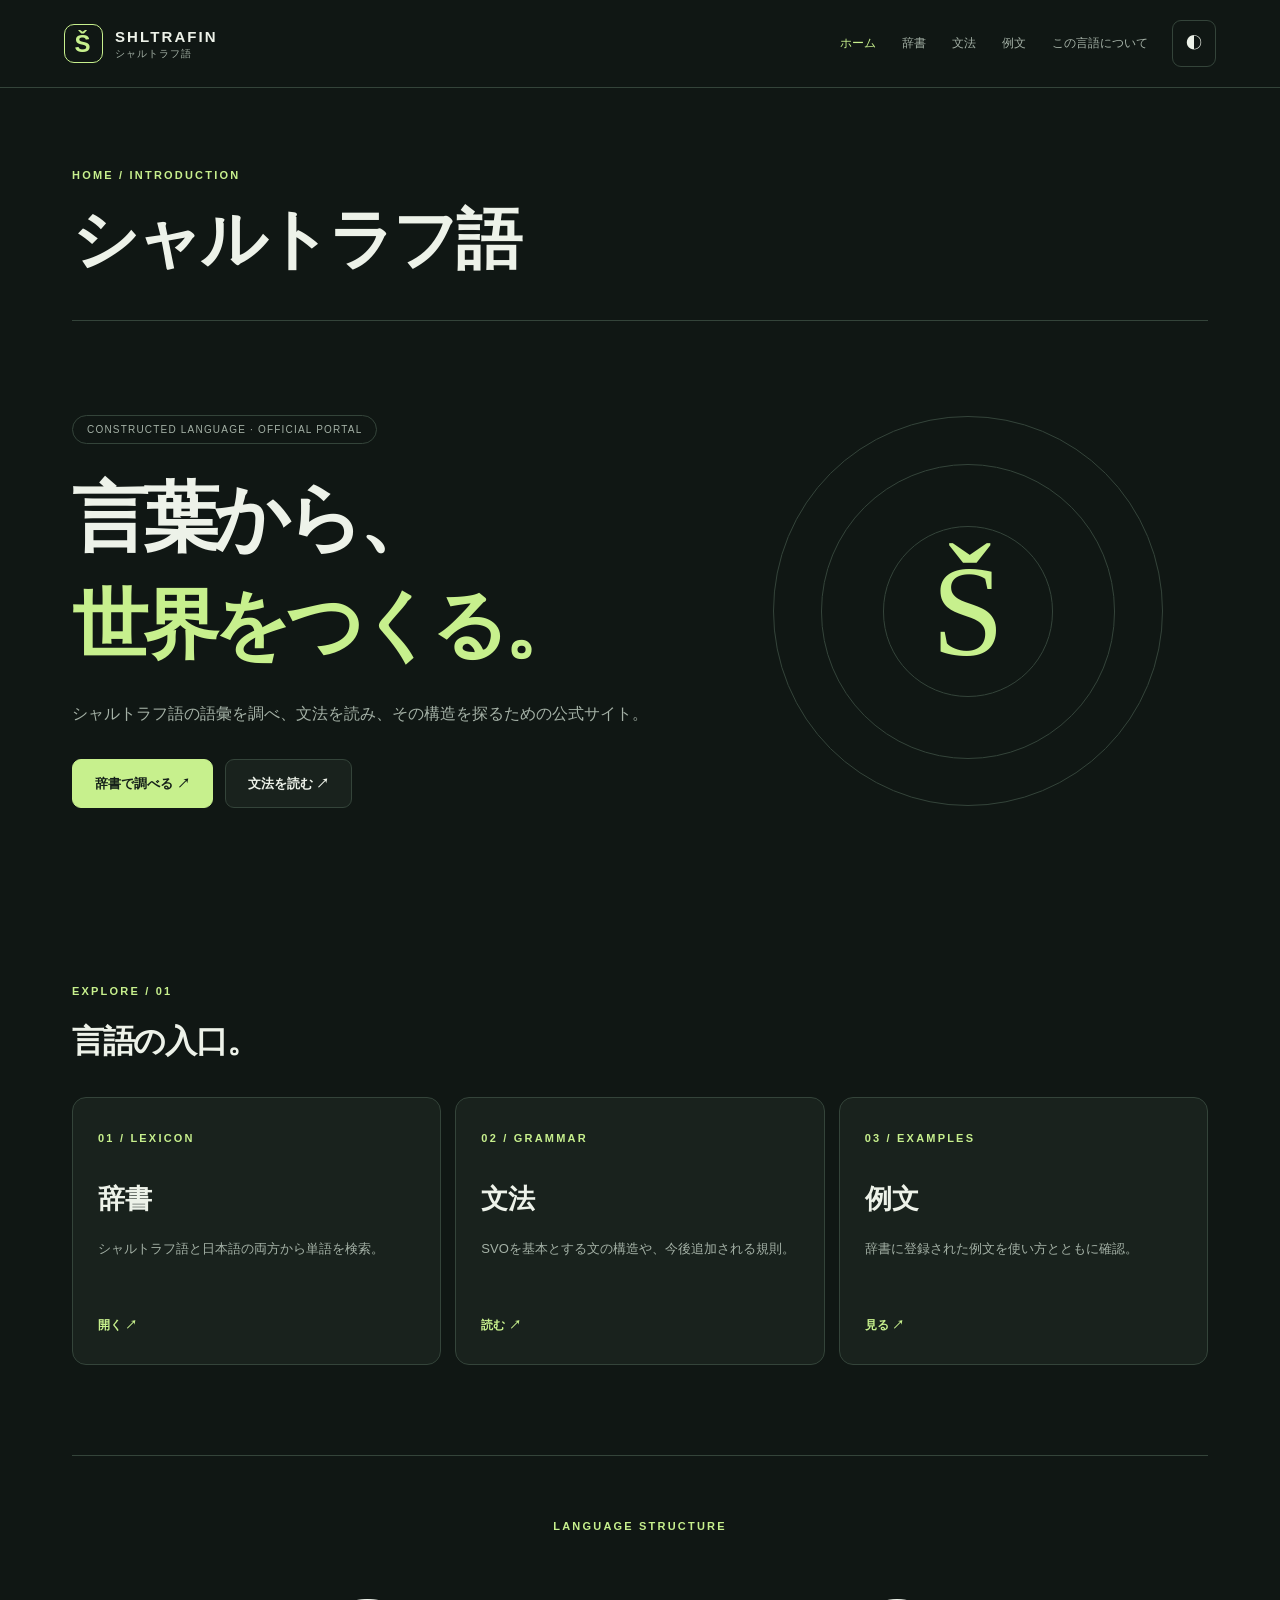
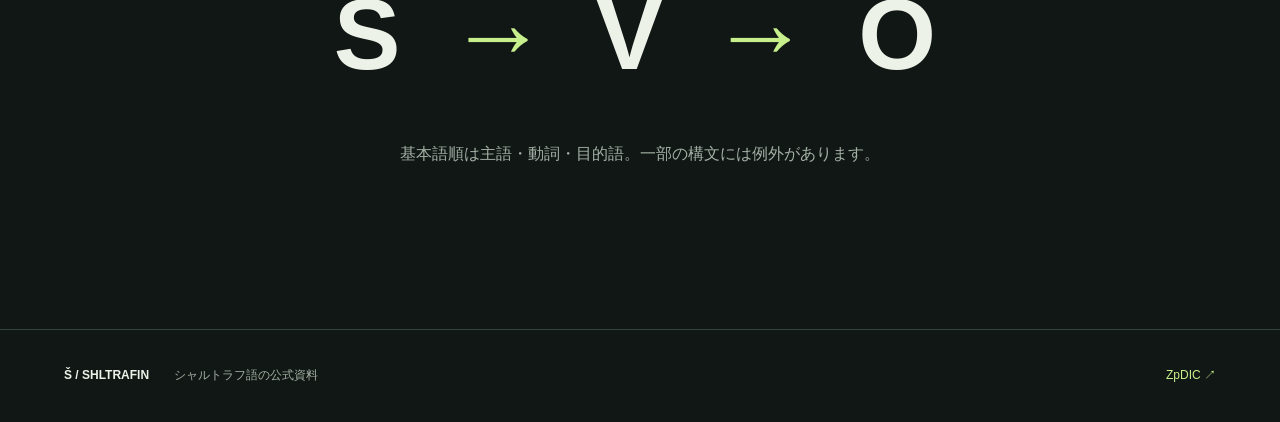
<file: shltrafin/index.html>
<!doctype html><html lang="ja"><head><meta charset="utf-8"><meta name="viewport" content="width=device-width,initial-scale=1"><meta name="description" content="シャルトラフ語の公式サイト。辞書と文法を紹介。"><title>シャルトラフ語 | シャルトラフ語</title><link rel="stylesheet" href="assets/style.css"></head><body><header class="header"><a class="logo" href="index.html"><span class="logo-icon">Š</span><span>SHLTRAFIN<small>シャルトラフ語</small></span></a><button class="menu" id="menu" aria-label="メニューを開く" aria-expanded="false">☰</button><nav id="nav" aria-label="メインナビゲーション"><a class="active" href="index.html">ホーム</a><a class="" href="dictionary.html">辞書</a><a class="" href="grammar.html">文法</a><a class="" href="examples.html">例文</a><a class="" href="about.html">この言語について</a></nav><button class="theme" id="theme" aria-label="テーマ切り替え">◐</button></header><main><div class="page-head"><div class="kicker">HOME / INTRODUCTION</div><h1>シャルトラフ語</h1></div><section class="hero"><div><span class="pill">CONSTRUCTED LANGUAGE · OFFICIAL PORTAL</span><h2>言葉から、<br><i>世界をつくる。</i></h2><p>シャルトラフ語の語彙を調べ、文法を読み、その構造を探るための公式サイト。</p><div class="actions"><a class="btn primary" href="dictionary.html">辞書で調べる ↗</a><a class="btn" href="grammar.html">文法を読む ↗</a></div></div><div class="symbol" aria-hidden="true"><span>Š</span></div></section><section class="section"><div class="section-title"><span>EXPLORE / 01</span><h2>言語の入口。</h2></div><div class="cards"><a class="tile" href="dictionary.html"><span>01 / LEXICON</span><h3>辞書</h3><p>シャルトラフ語と日本語の両方から単語を検索。</p><b>開く ↗</b></a><a class="tile" href="grammar.html"><span>02 / GRAMMAR</span><h3>文法</h3><p>SVOを基本とする文の構造や、今後追加される規則。</p><b>読む ↗</b></a><a class="tile" href="examples.html"><span>03 / EXAMPLES</span><h3>例文</h3><p>辞書に登録された例文を使い方とともに確認。</p><b>見る ↗</b></a></div></section><section class="statement"><span>LANGUAGE STRUCTURE</span><h2>S <em>→</em> V <em>→</em> O</h2><p>基本語順は主語・動詞・目的語。一部の構文には例外があります。</p></section></main><footer><strong>Š / SHLTRAFIN</strong><span>シャルトラフ語の公式資料</span><a href="https://zpdic.ziphil.com/dictionary/shltrafin" target="_blank" rel="noopener noreferrer">ZpDIC ↗</a></footer><script src="assets/app.js" defer></script></body></html>
</file>
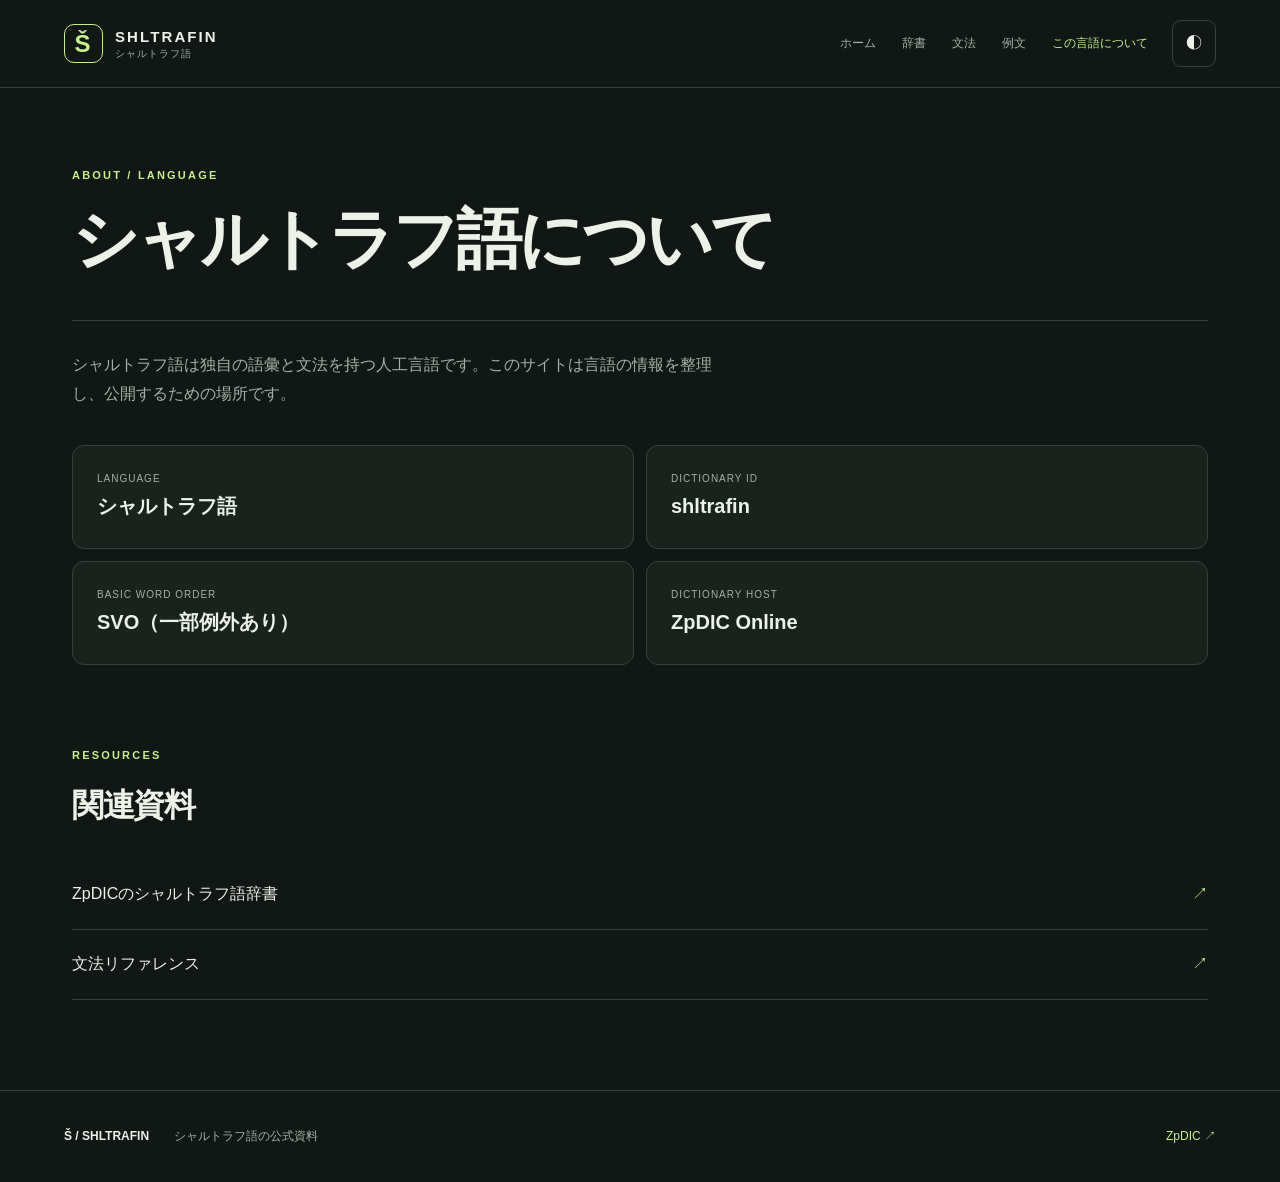
<file: shltrafin/about.html>
<!doctype html><html lang="ja"><head><meta charset="utf-8"><meta name="viewport" content="width=device-width,initial-scale=1"><meta name="description" content="シャルトラフ語の公式サイト。辞書と文法を紹介。"><title>シャルトラフ語について | シャルトラフ語</title><link rel="stylesheet" href="assets/style.css"></head><body><header class="header"><a class="logo" href="index.html"><span class="logo-icon">Š</span><span>SHLTRAFIN<small>シャルトラフ語</small></span></a><button class="menu" id="menu" aria-label="メニューを開く" aria-expanded="false">☰</button><nav id="nav" aria-label="メインナビゲーション"><a class="" href="index.html">ホーム</a><a class="" href="dictionary.html">辞書</a><a class="" href="grammar.html">文法</a><a class="" href="examples.html">例文</a><a class="active" href="about.html">この言語について</a></nav><button class="theme" id="theme" aria-label="テーマ切り替え">◐</button></header><main><div class="page-head"><div class="kicker">ABOUT / LANGUAGE</div><h1>シャルトラフ語について</h1></div><section class="intro"><p>シャルトラフ語は独自の語彙と文法を持つ人工言語です。このサイトは言語の情報を整理し、公開するための場所です。</p></section><div class="facts"><div><small>LANGUAGE</small><strong>シャルトラフ語</strong></div><div><small>DICTIONARY ID</small><strong>shltrafin</strong></div><div><small>BASIC WORD ORDER</small><strong>SVO（一部例外あり）</strong></div><div><small>DICTIONARY HOST</small><strong>ZpDIC Online</strong></div></div><section class="section"><div class="section-title"><span>RESOURCES</span><h2>関連資料</h2></div><a class="resource" href="https://zpdic.ziphil.com/dictionary/shltrafin" target="_blank" rel="noopener noreferrer">ZpDICのシャルトラフ語辞書 <span>↗</span></a><a class="resource" href="grammar.html">文法リファレンス <span>↗</span></a></section></main><footer><strong>Š / SHLTRAFIN</strong><span>シャルトラフ語の公式資料</span><a href="https://zpdic.ziphil.com/dictionary/shltrafin" target="_blank" rel="noopener noreferrer">ZpDIC ↗</a></footer><script src="assets/app.js" defer></script></body></html>
</file>
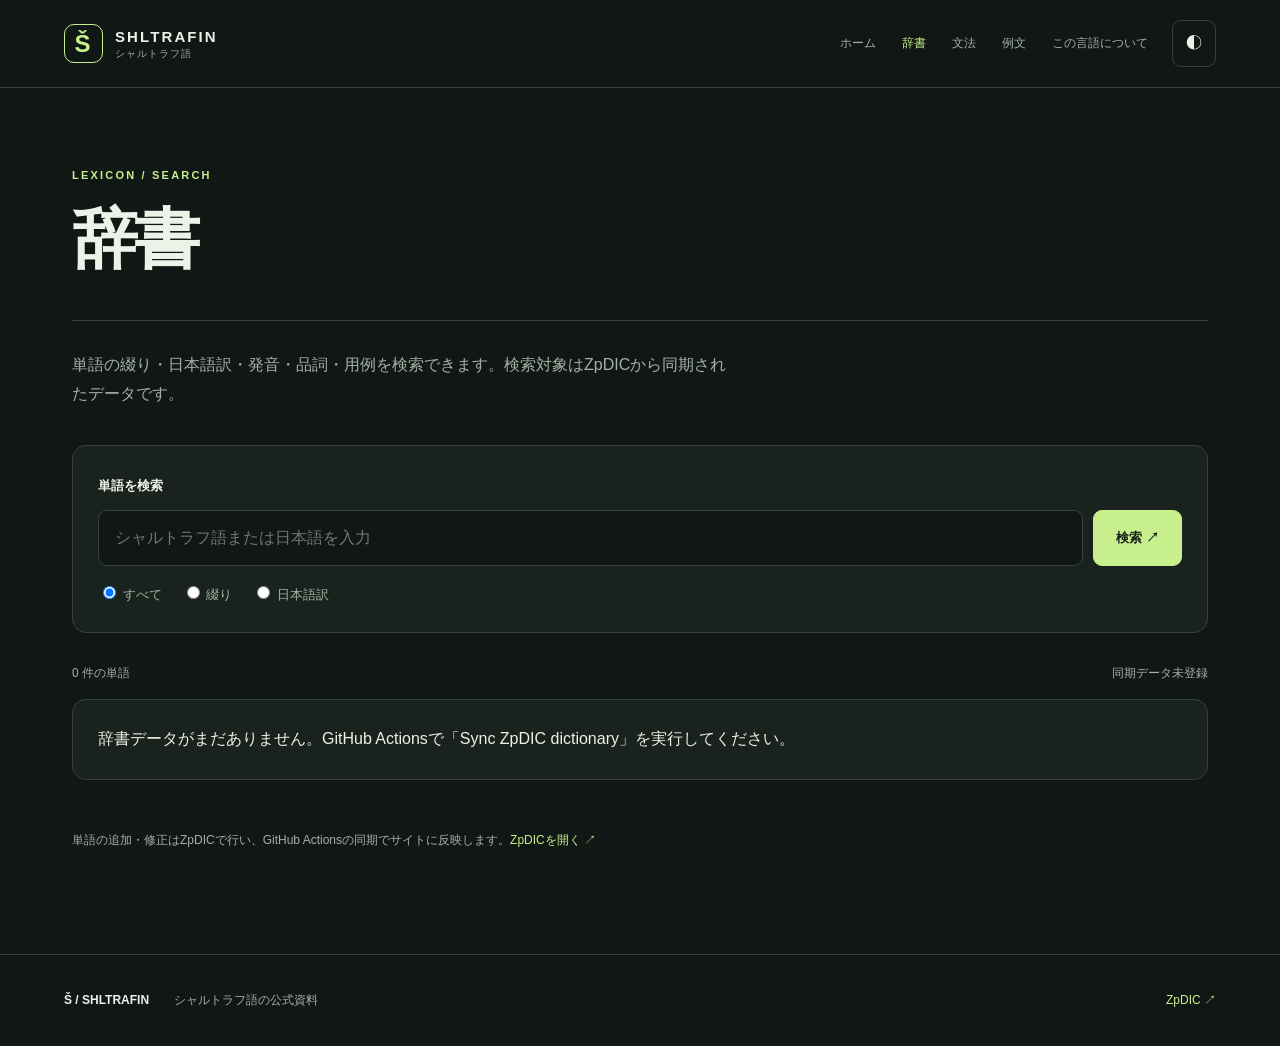
<file: shltrafin/dictionary.html>
<!doctype html><html lang="ja"><head><meta charset="utf-8"><meta name="viewport" content="width=device-width,initial-scale=1"><meta name="description" content="シャルトラフ語の公式サイト。辞書と文法を紹介。"><title>辞書 | シャルトラフ語</title><link rel="stylesheet" href="assets/style.css"></head><body><header class="header"><a class="logo" href="index.html"><span class="logo-icon">Š</span><span>SHLTRAFIN<small>シャルトラフ語</small></span></a><button class="menu" id="menu" aria-label="メニューを開く" aria-expanded="false">☰</button><nav id="nav" aria-label="メインナビゲーション"><a class="" href="index.html">ホーム</a><a class="active" href="dictionary.html">辞書</a><a class="" href="grammar.html">文法</a><a class="" href="examples.html">例文</a><a class="" href="about.html">この言語について</a></nav><button class="theme" id="theme" aria-label="テーマ切り替え">◐</button></header><main><div class="page-head"><div class="kicker">LEXICON / SEARCH</div><h1>辞書</h1></div><section class="intro"><p>単語の綴り・日本語訳・発音・品詞・用例を検索できます。検索対象はZpDICから同期されたデータです。</p></section><section class="search-panel"><form id="search-form"><label for="query">単語を検索</label><div class="search-row"><input id="query" type="search" placeholder="シャルトラフ語または日本語を入力" autocomplete="off"><button class="btn primary" type="submit">検索 ↗</button></div><div class="filters"><label><input type="radio" name="scope" value="both" checked> すべて</label><label><input type="radio" name="scope" value="spelling"> 綴り</label><label><input type="radio" name="scope" value="meaning"> 日本語訳</label></div></form></section><div class="results-head"><span id="result-count">辞書データを読み込み中…</span><span id="sync-date"></span></div><div id="results" class="results" aria-live="polite"></div><div id="pagination" class="pagination"></div><p class="hint">単語の追加・修正はZpDICで行い、GitHub Actionsの同期でサイトに反映します。<a href="https://zpdic.ziphil.com/dictionary/shltrafin" target="_blank" rel="noopener noreferrer">ZpDICを開く ↗</a></p></main><footer><strong>Š / SHLTRAFIN</strong><span>シャルトラフ語の公式資料</span><a href="https://zpdic.ziphil.com/dictionary/shltrafin" target="_blank" rel="noopener noreferrer">ZpDIC ↗</a></footer><script src="assets/app.js" defer></script></body></html>
</file>
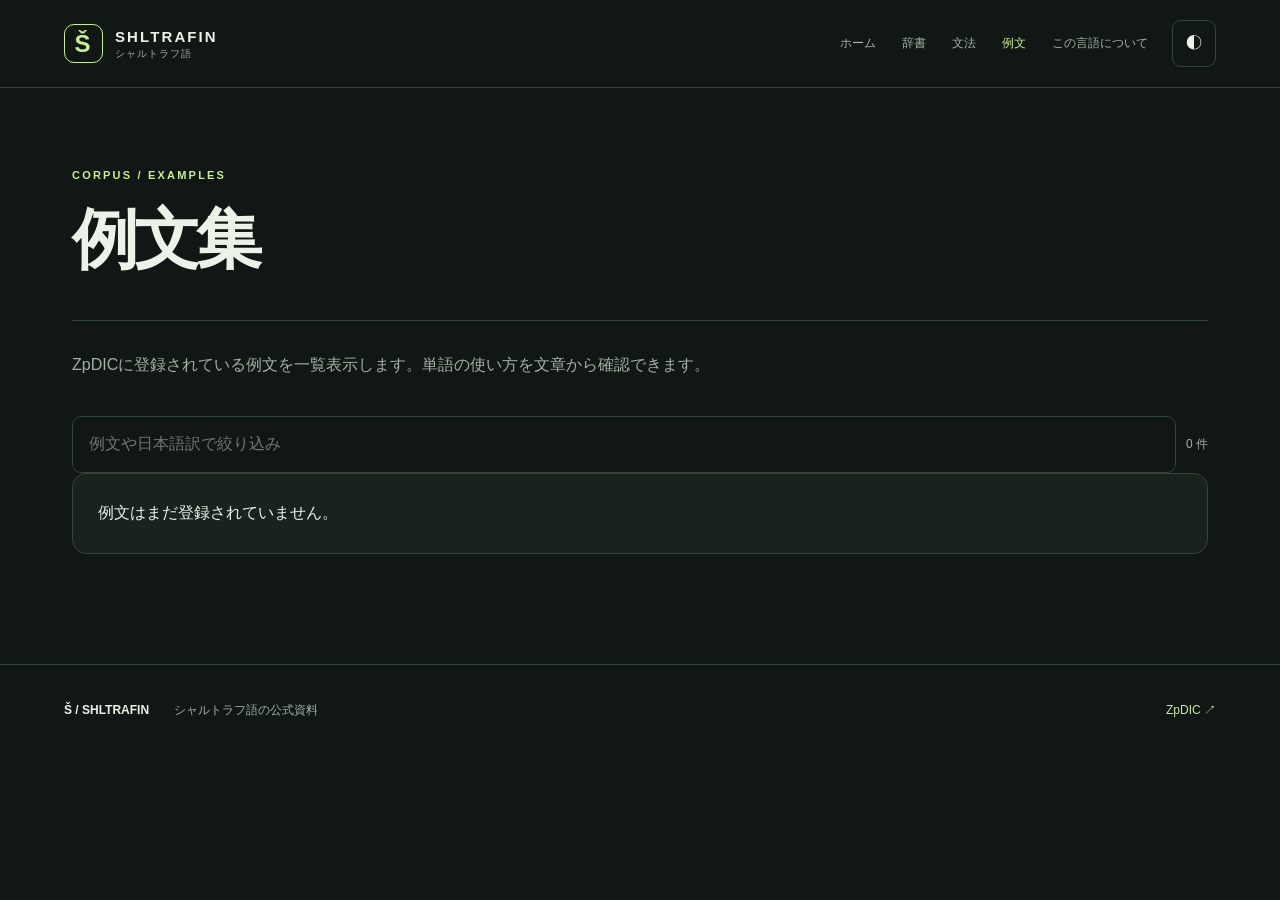
<file: shltrafin/examples.html>
<!doctype html><html lang="ja"><head><meta charset="utf-8"><meta name="viewport" content="width=device-width,initial-scale=1"><meta name="description" content="シャルトラフ語の公式サイト。辞書と文法を紹介。"><title>例文集 | シャルトラフ語</title><link rel="stylesheet" href="assets/style.css"></head><body><header class="header"><a class="logo" href="index.html"><span class="logo-icon">Š</span><span>SHLTRAFIN<small>シャルトラフ語</small></span></a><button class="menu" id="menu" aria-label="メニューを開く" aria-expanded="false">☰</button><nav id="nav" aria-label="メインナビゲーション"><a class="" href="index.html">ホーム</a><a class="" href="dictionary.html">辞書</a><a class="" href="grammar.html">文法</a><a class="active" href="examples.html">例文</a><a class="" href="about.html">この言語について</a></nav><button class="theme" id="theme" aria-label="テーマ切り替え">◐</button></header><main><div class="page-head"><div class="kicker">CORPUS / EXAMPLES</div><h1>例文集</h1></div><section class="intro"><p>ZpDICに登録されている例文を一覧表示します。単語の使い方を文章から確認できます。</p></section><div class="search-row"><input type="search" id="example-query" placeholder="例文や日本語訳で絞り込み"><span class="count" id="example-count"></span></div><div id="examples-list" class="results"></div><div id="example-pagination" class="pagination"></div></main><footer><strong>Š / SHLTRAFIN</strong><span>シャルトラフ語の公式資料</span><a href="https://zpdic.ziphil.com/dictionary/shltrafin" target="_blank" rel="noopener noreferrer">ZpDIC ↗</a></footer><script src="assets/app.js" defer></script></body></html>
</file>
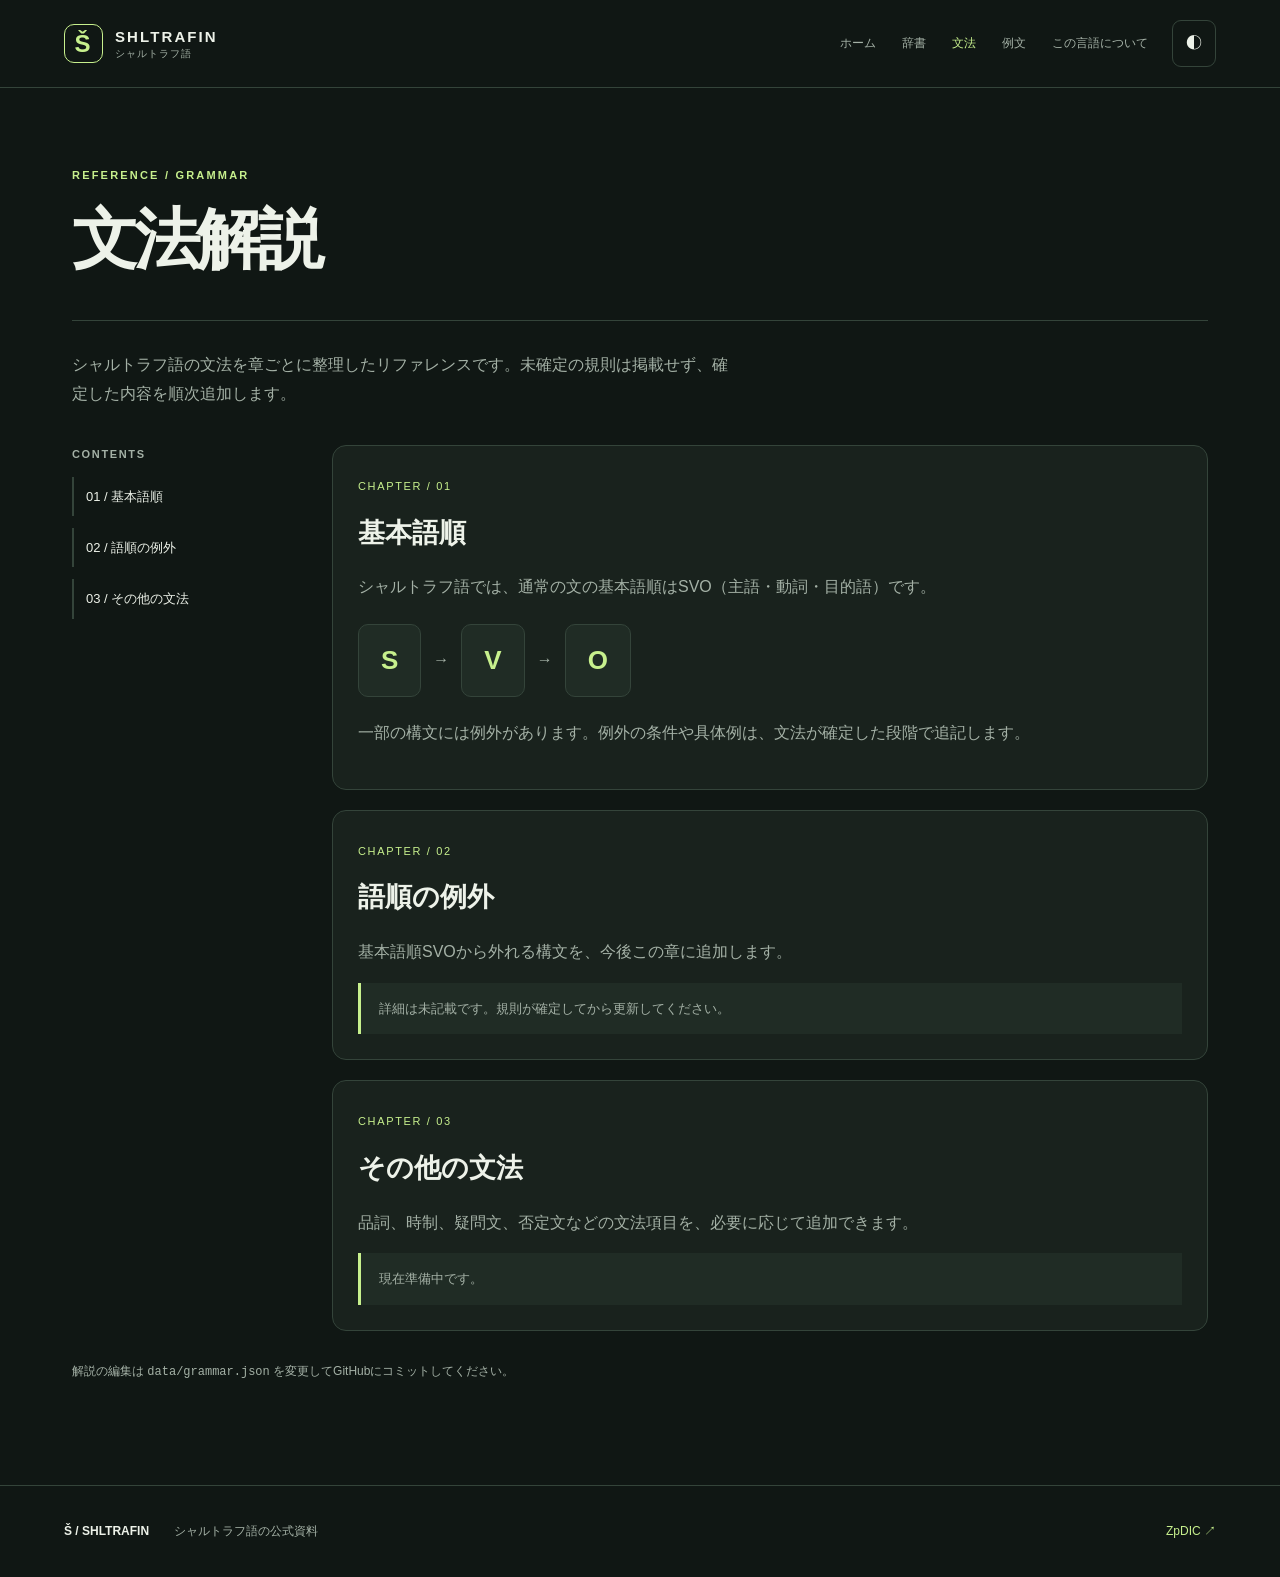
<file: shltrafin/grammar.html>
<!doctype html><html lang="ja"><head><meta charset="utf-8"><meta name="viewport" content="width=device-width,initial-scale=1"><meta name="description" content="シャルトラフ語の公式サイト。辞書と文法を紹介。"><title>文法解説 | シャルトラフ語</title><link rel="stylesheet" href="assets/style.css"></head><body><header class="header"><a class="logo" href="index.html"><span class="logo-icon">Š</span><span>SHLTRAFIN<small>シャルトラフ語</small></span></a><button class="menu" id="menu" aria-label="メニューを開く" aria-expanded="false">☰</button><nav id="nav" aria-label="メインナビゲーション"><a class="" href="index.html">ホーム</a><a class="" href="dictionary.html">辞書</a><a class="active" href="grammar.html">文法</a><a class="" href="examples.html">例文</a><a class="" href="about.html">この言語について</a></nav><button class="theme" id="theme" aria-label="テーマ切り替え">◐</button></header><main><div class="page-head"><div class="kicker">REFERENCE / GRAMMAR</div><h1>文法解説</h1></div><section class="intro"><p>シャルトラフ語の文法を章ごとに整理したリファレンスです。未確定の規則は掲載せず、確定した内容を順次追加します。</p></section><div class="docs-layout"><aside class="docs-nav" id="grammar-nav"><strong>CONTENTS</strong></aside><article id="grammar-content" class="docs-content"></article></div><p class="hint">解説の編集は <code>data/grammar.json</code> を変更してGitHubにコミットしてください。</p></main><footer><strong>Š / SHLTRAFIN</strong><span>シャルトラフ語の公式資料</span><a href="https://zpdic.ziphil.com/dictionary/shltrafin" target="_blank" rel="noopener noreferrer">ZpDIC ↗</a></footer><script src="assets/app.js" defer></script></body></html>
</file>
<file: shltrafin/assets/style.css>
@font-face{font-family:'Metagraphy';src:url('./Metagraphy-Regular.otf') format('opentype');font-style:normal;font-weight:400;font-display:swap}.metagraphy{font-family:'Metagraphy',sans-serif;white-space:pre-wrap}
@import url('https://fonts.googleapis.com/css2?family=DM+Sans:wght@400;500;600;700&family=Noto+Sans+JP:wght@400;500;600;700&display=swap');:root{--bg:#101714;--surface:#19221d;--surface2:#202c25;--line:#34443a;--fg:#edf2e9;--muted:#a4b1a6;--accent:#c7f08d;--dark:#152019}*{box-sizing:border-box}html{scroll-behavior:smooth}body{margin:0;background:var(--bg);color:var(--fg);font-family:'DM Sans','Noto Sans JP',sans-serif;line-height:1.8}body.light{--bg:#f6f8f2;--surface:#fff;--surface2:#eaf0e5;--line:#d6dfd3;--fg:#1a2820;--muted:#5d7062;--accent:#496e31;--dark:#fff}a{color:inherit;text-decoration:none}button,input{font:inherit}button{cursor:pointer}.header{height:88px;display:flex;align-items:center;gap:24px;padding:0 clamp(20px,5vw,84px);border-bottom:1px solid var(--line);position:sticky;top:0;background:var(--bg);z-index:10}.logo{display:flex;align-items:center;gap:12px;font-size:15px;font-weight:700;letter-spacing:.14em;line-height:1.3;white-space:nowrap}.logo small{display:block;font-size:10px;font-weight:400;letter-spacing:.1em;color:var(--muted)}.logo-icon{display:grid;place-items:center;width:39px;height:39px;border:1px solid var(--accent);color:var(--accent);border-radius:10px;font-size:24px}.header nav{display:flex;gap:26px;margin-left:auto}.header nav a{font-size:12px;color:var(--muted)}.header nav a.active,.header nav a:hover{color:var(--accent)}.theme,.menu{background:transparent;border:1px solid var(--line);color:var(--fg);border-radius:9px;padding:8px 13px}.menu{display:none}main{max-width:1200px;margin:auto;padding:0 32px 90px}.page-head{padding:78px 0 40px;border-bottom:1px solid var(--line)}.kicker,.section-title>span,.tile>span,.statement>span{color:var(--accent);font-size:11px;letter-spacing:.2em;font-weight:700}.page-head h1{font-size:clamp(36px,6vw,66px);letter-spacing:-.06em;margin:12px 0 0;line-height:1.25}.hero{min-height:580px;display:grid;grid-template-columns:1.3fr 1fr;align-items:center;gap:32px}.hero h2{font-size:clamp(42px,6vw,76px);line-height:1.4;letter-spacing:-.07em;margin:22px 0}.hero h2 i{font-style:normal;color:var(--accent)}.hero p,.intro p{color:var(--muted);max-width:670px}.pill{border:1px solid var(--line);border-radius:100px;padding:8px 14px;font-size:10px;letter-spacing:.12em;color:var(--muted)}.actions{display:flex;gap:12px;flex-wrap:wrap;margin-top:30px}.btn{border:1px solid var(--line);border-radius:9px;padding:12px 22px;background:var(--surface);color:var(--fg);display:inline-flex;align-items:center;justify-content:center;font-size:13px;font-weight:700}.btn.primary{background:var(--accent);border-color:var(--accent);color:var(--dark)}.symbol{width:min(100%,390px);aspect-ratio:1;border:1px solid var(--line);border-radius:50%;display:grid;place-items:center;position:relative;margin:auto}.symbol:before,.symbol:after{content:'';position:absolute;inset:12%;border:1px solid var(--line);border-radius:50%}.symbol:after{inset:28%}.symbol span{font-size:130px;color:var(--accent);z-index:1;font-family:Georgia,serif}.section{margin-top:75px}.section-title{margin-bottom:26px}.section-title h2{font-size:32px;letter-spacing:-.04em;margin:8px 0}.cards{display:grid;grid-template-columns:repeat(3,1fr);gap:14px}.tile,.word,.example-card,.chapter,.search-panel{background:var(--surface);border:1px solid var(--line);border-radius:14px;padding:25px}.tile:hover{border-color:var(--accent)}.tile h3{font-size:27px;margin:24px 0 6px}.tile p{color:var(--muted);font-size:13px;min-height:60px}.tile b{color:var(--accent);font-size:12px}.statement{margin-top:90px;border-top:1px solid var(--line);padding:55px 0;text-align:center}.statement h2{font-size:clamp(45px,8vw,100px);letter-spacing:.1em;margin:4px}.statement em{color:var(--accent);font-style:normal}.statement p{color:var(--muted)}.intro{margin:30px 0 36px}.search-panel label{font-size:13px;font-weight:700}.search-row{display:flex;gap:10px;margin-top:10px}.search-row input{flex:1;min-width:0;background:var(--bg);color:var(--fg);border:1px solid var(--line);padding:13px 16px;border-radius:9px;outline:none}.search-row input:focus{border-color:var(--accent)}.filters{display:flex;gap:20px;flex-wrap:wrap;margin-top:17px}.filters label{color:var(--muted);font-weight:400}.results-head{display:flex;justify-content:space-between;gap:10px;margin:30px 0 15px;color:var(--muted);font-size:12px}.results{display:grid;gap:12px}.word h3{font-size:26px;letter-spacing:-.03em;margin:0}.word-head{display:flex;justify-content:space-between;gap:10px}.word .pronunciation,.word .meta,.example-card small{color:var(--muted);font-size:12px}.word .meaning{margin:13px 0}.tag{font-size:10px;border:1px solid var(--line);padding:3px 9px;border-radius:100px;margin-right:5px;display:inline-block}.word a{color:var(--accent);font-size:12px}.word .extra{border-top:1px solid var(--line);margin-top:15px;padding-top:10px;color:var(--muted);font-size:13px}.pagination{display:flex;gap:8px;margin-top:20px}.pagination button{background:var(--surface);color:var(--fg);border:1px solid var(--line);padding:7px 16px;border-radius:7px}.pagination button:disabled{opacity:.4}.hint{color:var(--muted);font-size:12px;margin-top:30px}.hint a{color:var(--accent)}.docs-layout{display:grid;grid-template-columns:220px 1fr;gap:40px;margin-top:32px}.docs-nav{position:sticky;top:120px;align-self:start;display:grid;gap:12px}.docs-nav strong{font-size:11px;color:var(--muted);letter-spacing:.15em}.docs-nav a{font-size:13px;padding:8px 12px;border-left:2px solid var(--line)}.docs-nav a:hover{border-color:var(--accent);color:var(--accent)}.docs-content{display:grid;gap:20px}.chapter{scroll-margin-top:115px}.chapter .chapter-number{color:var(--accent);font-size:11px;letter-spacing:.15em}.chapter h2{font-size:27px;margin:9px 0}.chapter p{color:var(--muted)}.syntax{display:flex;align-items:center;gap:12px;flex-wrap:wrap;margin:22px 0}.syntax b{background:var(--surface2);border:1px solid var(--line);border-radius:10px;padding:12px 22px;font-size:26px;color:var(--accent)}.syntax span{color:var(--muted)}.note{background:var(--surface2);border-left:3px solid var(--accent);padding:14px 18px;color:var(--muted);font-size:13px}.example-card h3{font-size:21px;margin:0}.example-card p{color:var(--muted);margin:6px 0}.count{font-size:12px;color:var(--muted);align-self:center}.facts{display:grid;grid-template-columns:repeat(2,1fr);gap:12px}.facts>div{padding:24px;border:1px solid var(--line);border-radius:12px;background:var(--surface)}.facts small{display:block;color:var(--muted);font-size:10px;letter-spacing:.1em}.facts strong{font-size:20px}.resource{display:flex;justify-content:space-between;padding:20px 0;border-bottom:1px solid var(--line)}.resource span{color:var(--accent)}footer{border-top:1px solid var(--line);padding:35px clamp(20px,5vw,84px);display:flex;align-items:center;gap:25px;color:var(--muted);font-size:12px}footer strong{color:var(--fg)}footer a{margin-left:auto;color:var(--accent)}@media(max-width:760px){.header{height:72px;padding:0 18px;gap:10px}.header nav{display:none;position:absolute;top:71px;left:0;right:0;background:var(--surface);border-bottom:1px solid var(--line);padding:20px;flex-direction:column;gap:15px}.header nav.open{display:flex}.menu{display:block;margin-left:auto}.logo{font-size:12px}.logo-icon{width:33px;height:33px}.theme{padding:7px 10px}main{padding:0 18px 70px}.page-head{padding:48px 0 30px}.hero{grid-template-columns:1fr;min-height:unset;padding:70px 0 30px}.symbol{max-width:230px}.symbol span{font-size:90px}.cards,.facts{grid-template-columns:1fr}.tile p{min-height:unset}.docs-layout{grid-template-columns:1fr;gap:20px}.docs-nav{position:static;display:flex;flex-wrap:wrap}.docs-nav strong{width:100%}.docs-nav a{border-left:0;border-bottom:2px solid var(--line)}.search-row{flex-wrap:wrap}.search-row .btn{width:100%}footer{flex-wrap:wrap;gap:12px}}
</file>
